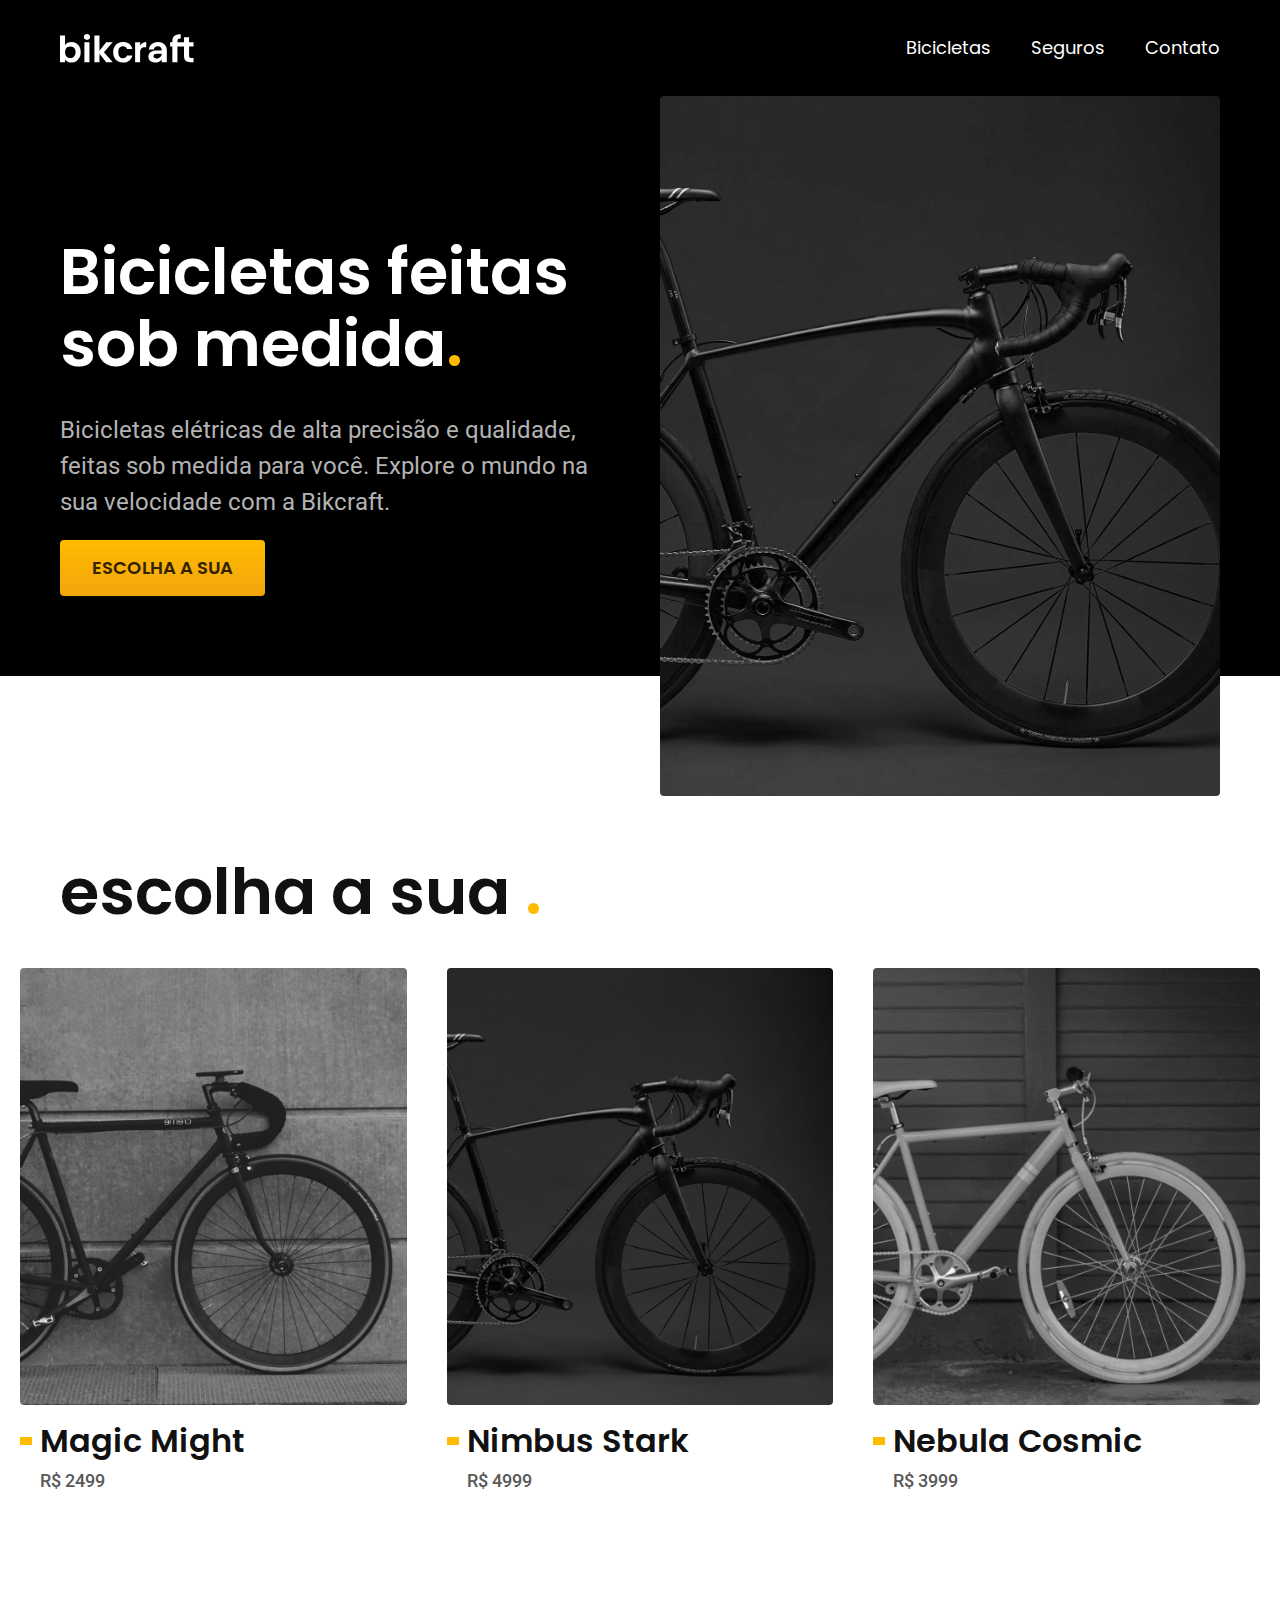
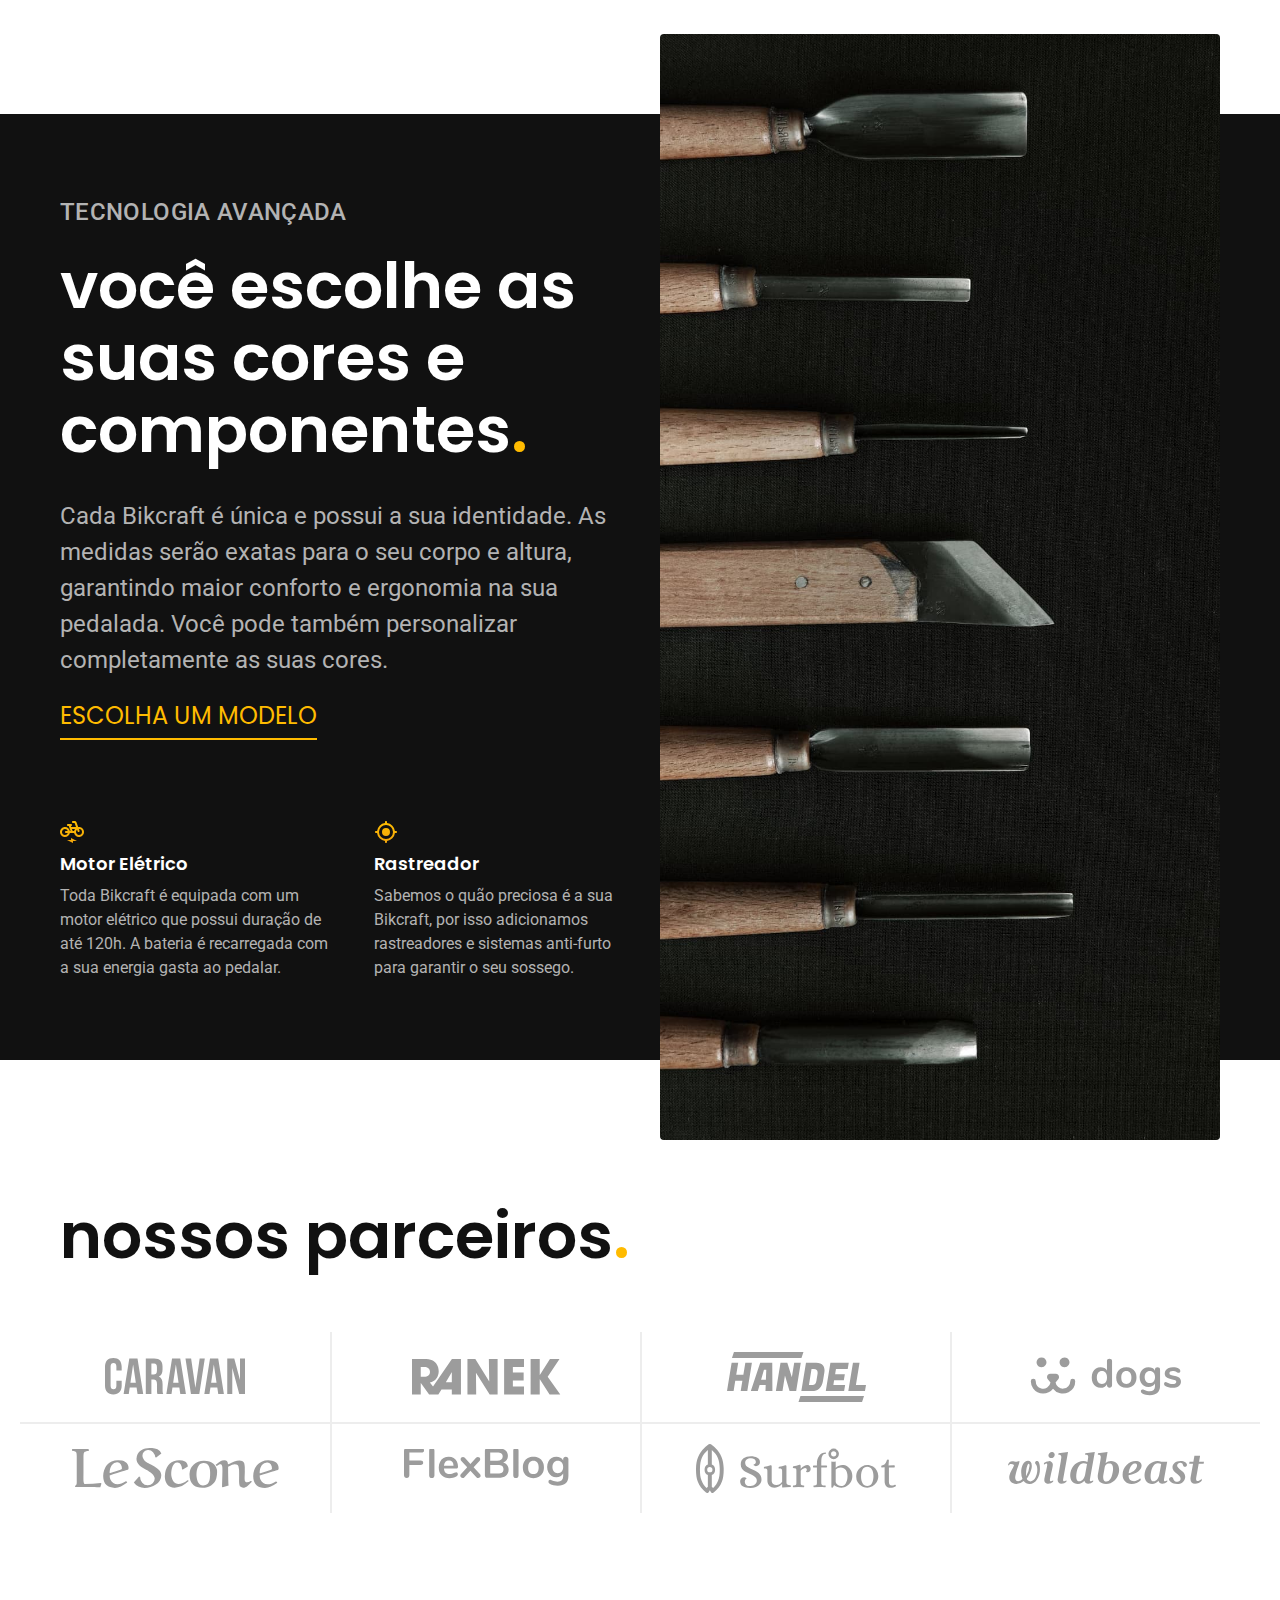
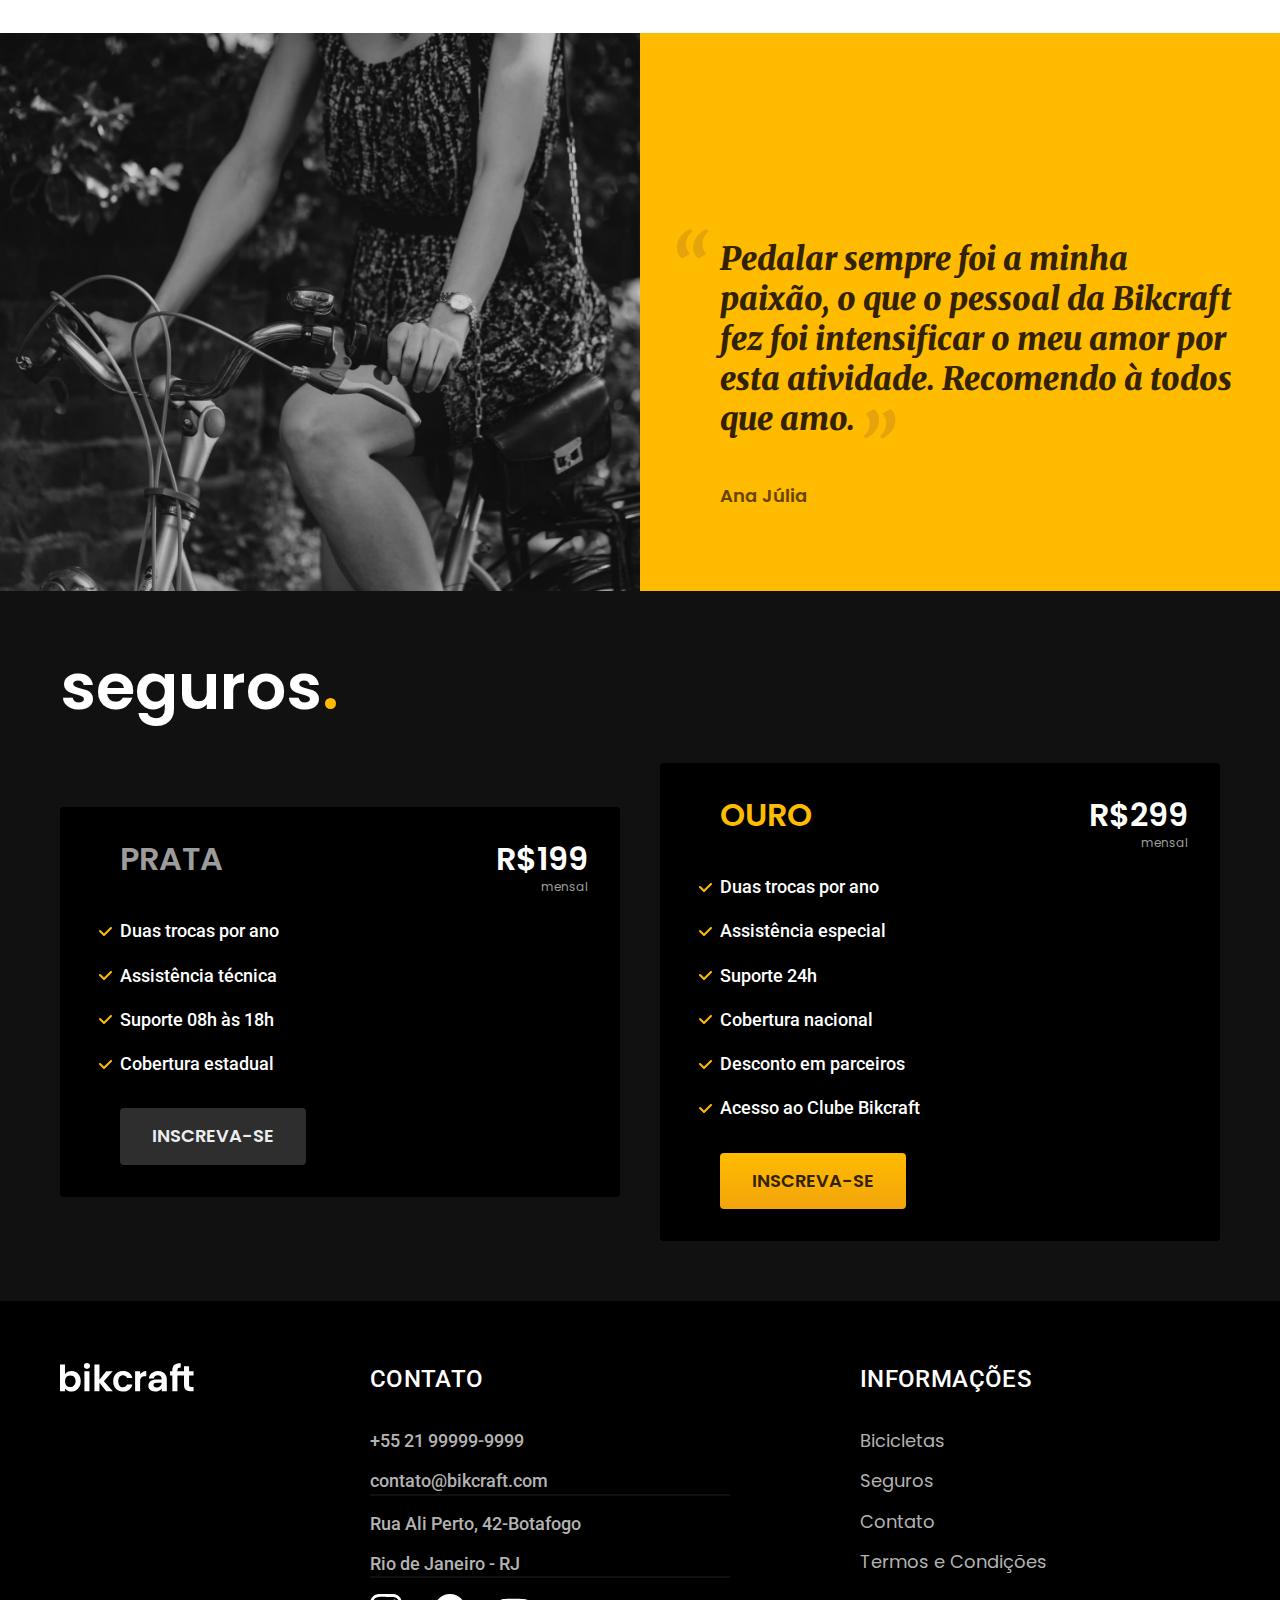
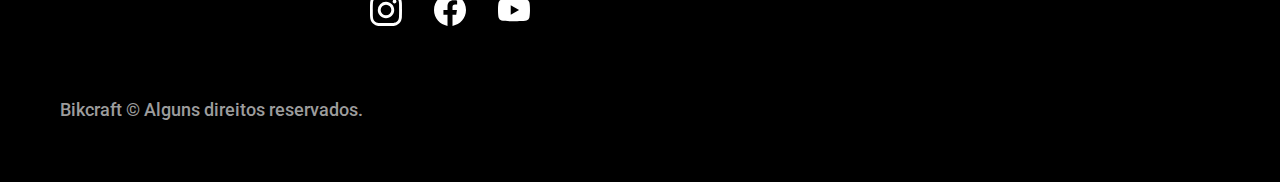
<file: index.html>
<!DOCTYPE html>
<html lang="pt-br">

<head>
  <meta charset="UTF-8">
  <meta name="viewport" content="width=device-width, initial-scale=1.0">

  <title>Bikcraft - Bicicletas Elétricas</title>
  <meta name="description"
    content="Bicicletas elétricas de alta precisão e qualidade,  feitas sob medida para o cliente. Explore o mundo na sua velocidade com a Bikcraft.">

  <link rel="stylesheet" href="./css/style.css">

  <link rel="preconnect" href="https://fonts.googleapis.com">
  <link rel="preconnect" href="https://fonts.gstatic.com" crossorigin>
  <link
    href="https://fonts.googleapis.com/css2?family=Poppins:wght@400;600&family=Roboto:wght@400;500&display=swap&family=Merriweather:ital,opsz,wght@0,18..144,900;1,18..144,900&display=swap""
    rel=" stylesheet">
</head>

<body>
  <header class="header-bg">
    <div class="header container">
      <a href="./">
        <img src="./img/bikcraft.svg" alt="Bikcraft">
      </a>

      <nav aria-label="primaria">
        <ul class="header-menu cor-0 font-1-m">
          <li><a href="./bicicletas.html">Bicicletas</a></li>
          <li><a href="./seguros.html">Seguros</a></li>
          <li><a href="./contato.html">Contato</a></li>
        </ul>
      </nav>
    </div>
  </header>

  <main class="introducao-bg cor-0">
    <div class="introducao container">
      <div class="introducao-conteudo">
        <h1 class="font-1-xxl">Bicicletas feitas sob medida<span class="cor-p1">.</span></h1>
        <p class="font-2-l cor-5">Bicicletas elétricas de alta precisão e qualidade, feitas sob medida para você.
          Explore o
          mundo na sua
          velocidade com a Bikcraft.</p>
        <a class="botao" href="./bicicletas.html">Escolha a sua</a>
      </div>
      <div>
        <img src="./img/fotos/introducao.jpg" alt="Bicicleta elétrica preta.">
      </div>
    </div>
  </main>

  <article class=" bicicletas-lista">
    <h2 class="container font-1-xxl">escolha a sua <span class="cor-p1">.</span></h2>

    <ul>
      <li>
        <a href="./bicicletas/magic.html">
          <img src="/img/bicicletas/magic-home.jpg" alt="Bicicleta Preta">
          <h3 class="font-1-xl">Magic Might</h3>
          <span class="font-2-m cor-8">R$ 2499</span>
        </a>
      </li>
      <li>
        <a href="./bicicletas/nimbus.html">
          <img src="/img/bicicletas/nimbus-home.jpg" alt="Bicicleta Preta">
          <h3 class="font-1-xl">Nimbus Stark</h3>
          <span class="font-2-m cor-8">R$ 4999</span>
        </a>
      </li>
      <li>
        <a href="./bicicletas/nebula.html">
          <img src="/img/bicicletas/nebula-home.jpg" alt="Bicicleta Preta">
          <h3 class="font-1-xl">Nebula Cosmic</h3>
          <span class="font-2-m cor-8">R$ 3999</span>
        </a>
      </li>
    </ul>
  </article>

  <article class="tecnologia-bg">
    <div class="tecnologia container">
      <div class="tecnologia-conteudo">
        <span class="font-2-l-b cor-5">Tecnologia Avançada</span>
        <h2 class="font-1-xxl cor-0">você escolhe as suas cores e componentes<span class="cor-p1">.</span></h2>
        <p class="font-2-l cor-5">Cada Bikcraft é única e possui a sua identidade.
          As medidas serão exatas para o seu corpo e altura, garantindo
          maior conforto e ergonomia na sua pedalada.
          Você pode também personalizar completamente as suas cores.</p>
        <a class="link font-1-l cor-p1" href="bicicletas.html">Escolha um modelo</a>

        <div class="tecnologia-vantagens">
          <div>
            <img src="./img/icones/eletrica.svg" alt="">
            <h3 class="font-1-m-b cor-0">Motor Elétrico</h3>
            <p class="font-2-s cor-5"> Toda Bikcraft é equipada com um motor elétrico que possui duração de até 120h.
              A bateria é recarregada com a sua energia gasta ao pedalar.</p>
          </div>
          <div>
            <img src="./img/icones/rastreador.svg" alt="">
            <h3 class="font-1-m-b cor-0">Rastreador</h3>
            <p class="font-2-s cor-5">Sabemos o quão preciosa é a sua Bikcraft,
              por isso adicionamos rastreadores e sistemas anti-furto para garantir o seu sossego.</p>
          </div>
        </div>
      </div>
      <div class="tecnologia-imagem"><img src="img/fotos/tecnologia.jpg" alt=""></div>
    </div>
  </article>

  <section class="parceiros" aria-label="Nossos Parceiros">

    <h2 class="container font-1-xxl">nossos parceiros<span class="cor-p1">.</span></h2>

    <ul>
      <li><img src="./img/parceiros/caravan.svg" alt="Caravan"></li>
      <li><img src="./img/parceiros/ranek.svg" alt="Ranek"></li>
      <li><img src="./img/parceiros/handel.svg" alt="Handel"></li>
      <li><img src="./img/parceiros/dogs.svg" alt="Dogs"></li>
      <li><img src="./img/parceiros/lescone.svg" alt="Lescone"></li>
      <li><img src="./img/parceiros/flexblog.svg" alt="Flexblog"></li>
      <li><img src="./img/parceiros/surfbot.svg" alt="Surfbot"></li>
      <li><img src="./img/parceiros/wildbeast.svg" alt="Wildbeast"></li>
    </ul>
  </section>

  <section class="depoimento" aria-label="depoimento">
    <div><img src="./img/fotos/depoimento.jpg" alt="Pessoa pedalando uma bicicleta bikcraft"></div>
    <div class="depoimento-conteudo">
      <blockquote class="font-1-xl cor-p5">
        <p>Pedalar sempre foi a minha paixão, o que o pessoal da Bikcraft fez foi intensificar o meu amor por esta
          atividade. Recomendo à todos que amo.
        </p>
        <span class="font-1-m-b cor-p4">Ana Júlia</span>
      </blockquote>
    </div>
  </section>

  <article class="seguros-bg">
    <div class="seguros container">
      <h2 class="font-1-xxl cor-0">seguros<span class="cor-p1">.</span></h2>
      <div class="seguros-item">
        <h3 class="font-1-xl cor-6">PRATA</h3>
        <span class="font-1-xl cor-0">R$199 <span class="font-1-xs cor-6">mensal</span></span>
        <ul class="font-2-m cor-0">
          <li>Duas trocas por ano</li>
          <li>Assistência técnica</li>
          <li>Suporte 08h às 18h</li>
          <li>Cobertura estadual</li>
        </ul>
        <a class="botao secundario" href="./orcamento.html">Inscreva-se</a>
      </div>

      <div class="seguros-item">
        <h3 class="font-1-xl cor-p1">OURO</h3>
        <span class="font-1-xl cor-0">R$299 <span class="font-1-xs cor-6">mensal</span></span>
        <ul class="font-2-m cor-0">
          <li>Duas trocas por ano</li>
          <li>Assistência especial</li>
          <li>Suporte 24h</li>
          <li>Cobertura nacional</li>
          <li>Desconto em parceiros</li>
          <li>Acesso ao Clube Bikcraft</li>
        </ul>
        <a class="botao" href="./orcamento.html">Inscreva-se</a>
      </div>
    </div>
  </article>

  <footer class="footer-bg">
    <div class="footer container">
      <img src="img/bikcraft.svg" alt="Bikcraft">
      <div class="footer-contato">
        <h3 class="font-2-l-b cor-0">Contato</h3>
        <ul class="font-2-m cor-5">
          <li><a href="tel:+5521999999999">+55 21 99999-9999</a></li>
          <li><a href="mailto:contato@bikcraft.com">contato@bikcraft.com</a></li>
          <li>Rua Ali Perto, 42-Botafogo</li>
          <li>Rio de Janeiro - RJ</li>
        </ul>
        <div class="footer-redes">
          <a href="./">
            <img src="./img/redes/instagram.svg" alt="Instagram">
          </a>
          <a href="./">
            <img src="./img/redes/facebook.svg" alt="Facebook">
          </a>
          <a href="./">
            <img src="./img/redes/youtube.svg" alt="Youtube">
          </a>
        </div>
      </div>
      <div class="footer-informacoes">
        <h3 class="font-2-l-b cor-0">Informações</h3>
        <ul class="font-1-m cor-5">
          <li><a href="./bicicletas.html">Bicicletas</a></li>
          <li><a href="./seguros.html">Seguros</a></li>
          <li><a href="./contato.html">Contato</a></li>
          <li><a href="./termos.html">Termos e Condições</a></li>
        </ul>
      </div>
      <p class="footer-copy font-2-m cor-6">Bikcraft © Alguns direitos reservados.</p>
    </div>
  </footer>
</body>

</html>
</file>
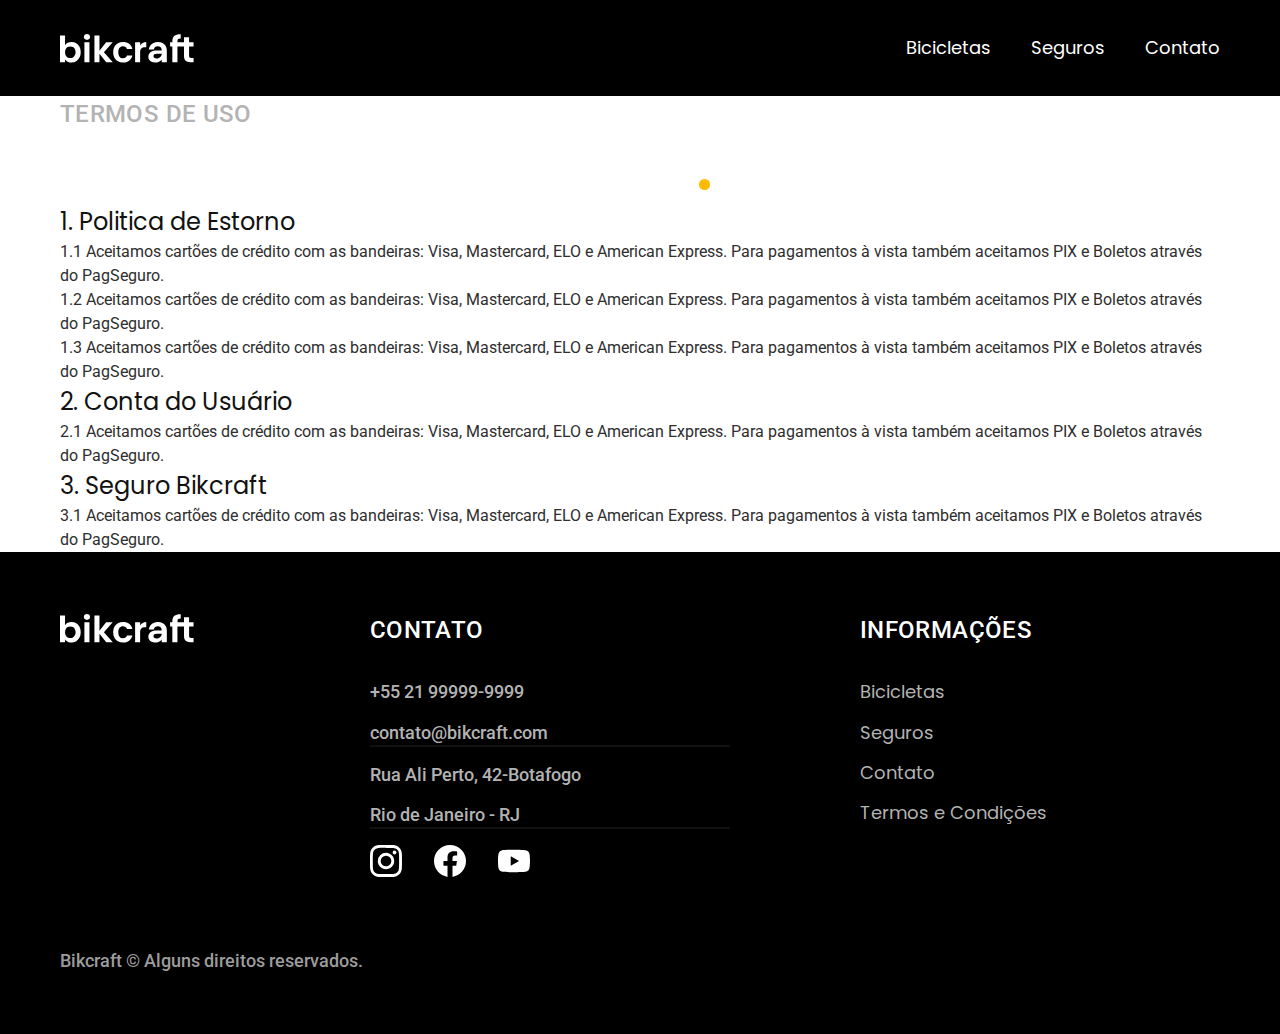
<file: termos.html>
<!DOCTYPE html>
<html lang="pt-br">

<head>
  <meta charset="UTF-8">
  <meta name="viewport" content="width=device-width, initial-scale=1.0">

  <title>Termos e Condições | Bikcraft</title>
  <meta name="description" content="Termos e condições">

  <link rel="stylesheet" href="./css/style.css">

  <link rel="preconnect" href="https://fonts.googleapis.com">
  <link rel="preconnect" href="https://fonts.gstatic.com" crossorigin>
  <link
    href="https://fonts.googleapis.com/css2?family=Poppins:wght@400;600&family=Roboto:wght@400;500&display=swap&family=Merriweather:ital,opsz,wght@0,18..144,900;1,18..144,900&display=swap""
    rel=" stylesheet">
</head>

<body>
  <header class="header-bg">
    <div class="header container">
      <a href="./">
        <img src="./img/bikcraft.svg" alt="Bikcraft">
      </a>

      <nav aria-label="primaria">
        <ul class="header-menu cor-0 font-1-m">
          <li><a href="./bicicletas.html">Bicicletas</a></li>
          <li><a href="./seguros.html">Seguros</a></li>
          <li><a href="./contato.html">Contato</a></li>
        </ul>
      </nav>
    </div>
  </header>

  <main>
    <div class="titulo-bg">
      <div class="titulo container">
        <p class="font-2-l-b cor-5">Termos de uso</p>
        <h1 class="font-1-xxl cor-0">termos e condições<span class="cor-p1">.</span></h1>
      </div>
    </div>

    <div class="termos font-2-s cor-10 container">
      <h2 class="font-1-l cor-11">1. Politica de Estorno</h2>
      <p>1.1 Aceitamos cartões de crédito com as bandeiras: Visa, Mastercard, ELO e American Express. Para pagamentos à
        vista também aceitamos PIX e Boletos através do PagSeguro.</p>
      <p>1.2 Aceitamos cartões de crédito com as bandeiras: Visa, Mastercard, ELO e American Express. Para pagamentos à
        vista também aceitamos PIX e Boletos através do PagSeguro.</p>
      <p>1.3 Aceitamos cartões de crédito com as bandeiras: Visa, Mastercard, ELO e American Express. Para pagamentos à
        vista também aceitamos PIX e Boletos através do PagSeguro.</p>
      <h2 class="font-1-l cor-11">2. Conta do Usuário</h2>
      <p>2.1 Aceitamos cartões de crédito com as bandeiras: Visa, Mastercard, ELO e American Express. Para pagamentos à
        vista também aceitamos PIX e Boletos através do PagSeguro.</p>
      <h2 class="font-1-l cor-11">3. Seguro Bikcraft</h2>
      <p>3.1 Aceitamos cartões de crédito com as bandeiras: Visa, Mastercard, ELO e American Express. Para pagamentos à
        vista também aceitamos PIX e Boletos através do PagSeguro.</p>
    </div>
  </main>


  <footer class="footer-bg">
    <div class="footer container">
      <img src="img/bikcraft.svg" alt="Bikcraft">
      <div class="footer-contato">
        <h3 class="font-2-l-b cor-0">Contato</h3>
        <ul class="font-2-m cor-5">
          <li><a href="tel:+5521999999999">+55 21 99999-9999</a></li>
          <li><a href="mailto:contato@bikcraft.com">contato@bikcraft.com</a></li>
          <li>Rua Ali Perto, 42-Botafogo</li>
          <li>Rio de Janeiro - RJ</li>
        </ul>
        <div class="footer-redes">
          <a href="./">
            <img src="./img/redes/instagram.svg" alt="Instagram">
          </a>
          <a href="./">
            <img src="./img/redes/facebook.svg" alt="Facebook">
          </a>
          <a href="./">
            <img src="./img/redes/youtube.svg" alt="Youtube">
          </a>
        </div>
      </div>
      <div class="footer-informacoes">
        <h3 class="font-2-l-b cor-0">Informações</h3>
        <ul class="font-1-m cor-5">
          <li><a href="./bicicletas.html">Bicicletas</a></li>
          <li><a href="./seguros.html">Seguros</a></li>
          <li><a href="./contato.html">Contato</a></li>
          <li><a href="./termos.html">Termos e Condições</a></li>
        </ul>
      </div>
      <p class="footer-copy font-2-m cor-6">Bikcraft © Alguns direitos reservados.</p>
    </div>
  </footer>
</file>
<file: css/style.css>
@import url('./global/global.css');
@import url('./utils/tipografia.css');
@import url('./global/header.css');
@import url('./global/footer.css');

/* Utilidades */
@import url('./utils/componentes.css');
@import url('./utils/cores.css');

/* Home */
@import url('./home/introducao.css');
@import url('./home/tecnologia.css');
@import url('./home/parceiros.css');
@import url('./home/depoimento.css');

/* Bicicletas*/
@import url('./bicicletas/bicicletas-lista.css');

/* Seguros */
@import url('./seguros/seguros.css');
</file>
